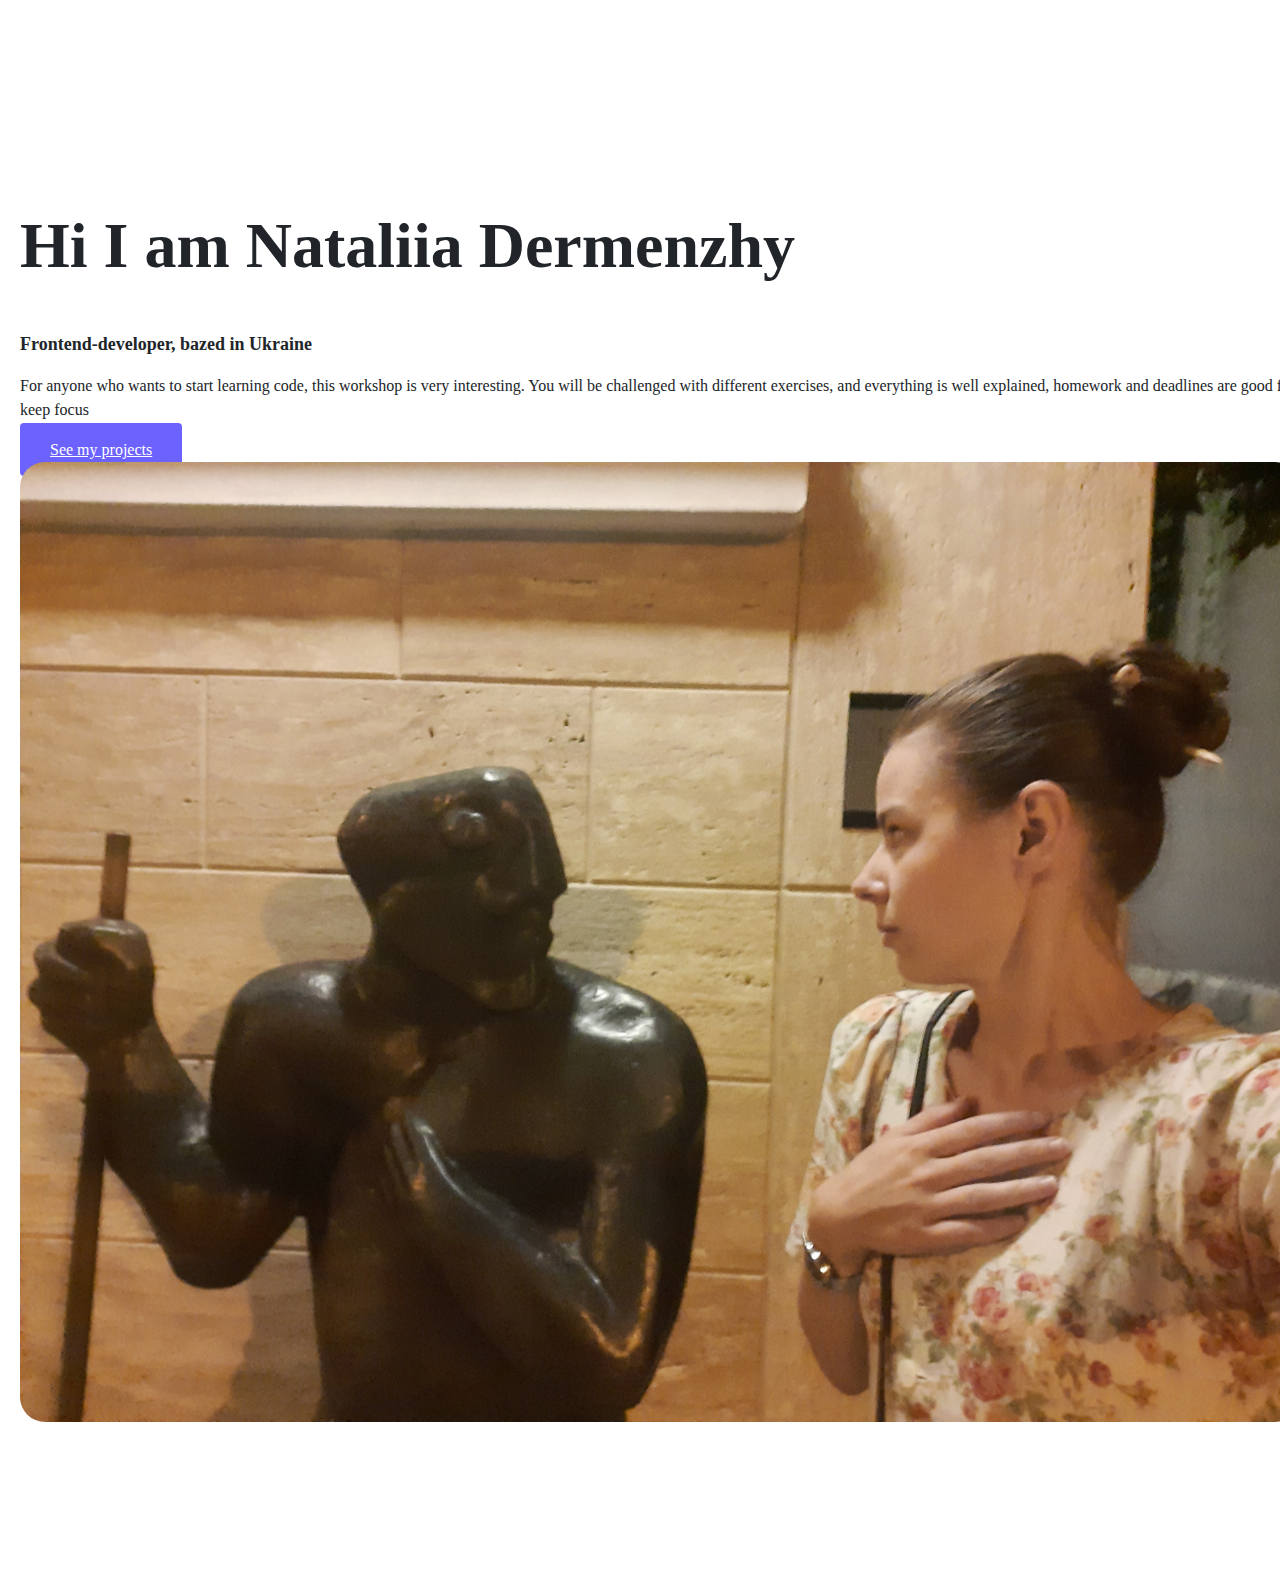
<file: index.html>
<!DOCTYPE html>
<html lang="en">
<head>
    <meta charset="UTF-8">
    <meta http-equiv="X-UA-Compatible" content="IE=edge">
    <meta name="viewport" content="width=device-width, initial-scale=1.0">
    <script src="https://cdn.jsdelivr.net/npm/@popperjs/core@2.11.6/dist/umd/popper.min.js" integrity="sha384-oBqDVmMz9ATKxIep9tiCxS/Z9fNfEXiDAYTujMAeBAsjFuCZSmKbSSUnQlmh/jp3" crossorigin="anonymous"></script>
<script src="https://cdn.jsdelivr.net/npm/bootstrap@5.3.0-alpha1/dist/js/bootstrap.min.js" integrity="sha384-mQ93GR66B00ZXjt0YO5KlohRA5SY2XofN4zfuZxLkoj1gXtW8ANNCe9d5Y3eG5eD" crossorigin="anonymous"></script>
    <title>About</title>
    <link rel="stylesheet" href="style.css" />
    
    <link rel="stylesheet"
          href="https://fonts.googleapis.com/css?family=Tangerine">
  <link href="https://cdn.jsdelivr.net/npm/bootstrap@5.3.0-alpha1/dist/css/bootstrap.min.css" rel="stylesheet"
    integrity="sha384-GLhlTQ8iRABdZLl6O3oVMWSktQOp6b7In1Zl3/Jr59b6EGGoI1aFkw7cmDA6j6gD" crossorigin="anonymous" />
    
</head>
<body>
    <div class="about-section container">
        <div class="row d-flex">
            <div class="col-lg-6">
    <h1 class="mb-4">
        Hi I am Nataliia Dermenzhy
    </h1>
    <h2 class="mb-4">
        Frontend-developer, bazed in Ukraine
    </h2>
    <p>
        For anyone who wants to start learning code, this workshop is very interesting. You will be challenged with different exercises, and everything is well explained, homework and deadlines are good for keep focus
    </p>
    <a href="work.html"
    class="btn btn-branding" >See my projects</a>
</div>
<div class="col-lg-6">
    <img src="Nataliia.jpg" 
    class="img-fluid"
    alt="">
</div>
</div>
</div>
</body>
</file>
<file: style.css>
body {
    margin: 0;
    font-family: var(--bs-font-sans-serif);
    font-size: 1rem;
    font-weight: 400;
    line-height: 1.5;
    color: #212529;
    background-color: #fff;
    -webkit-text-size-adjust: 100%;
    -webkit-tap-highlight-color: transparent;
}

.about-section{
    padding: 160px 20px;
}

.img-fluid{
    max-width: 100%;
    height: auto;
    border-radius: 25px;
}

.btn-branding{
    
    color: #ffff;
    background:  #6C63FF;
    height: 63px;
width: 200px;
left: 979px;
top: 1074px;
border-radius: 4px;
padding: 18px 30px 18px 30px;

}

h1{
    font-family: Playfair Display;
font-weight: 700;
letter-spacing: 0em;
text-align: left;
font-family: Playfair Display;
font-size: 64px;
font-weight: 700;
line-height: 85px;

}

h2{
    font-family: Poppins;
font-size: 18px;
font-weight: 700;
line-height: 27px;
letter-spacing: 0em;
text-align: left;

}

.container{
    width: 100%;
}

@media(max-width: 900px){
.about-section{
    text-align: center;
    padding: 0;
}

h1, h2{
    text-align: center;
}

}
</file>
